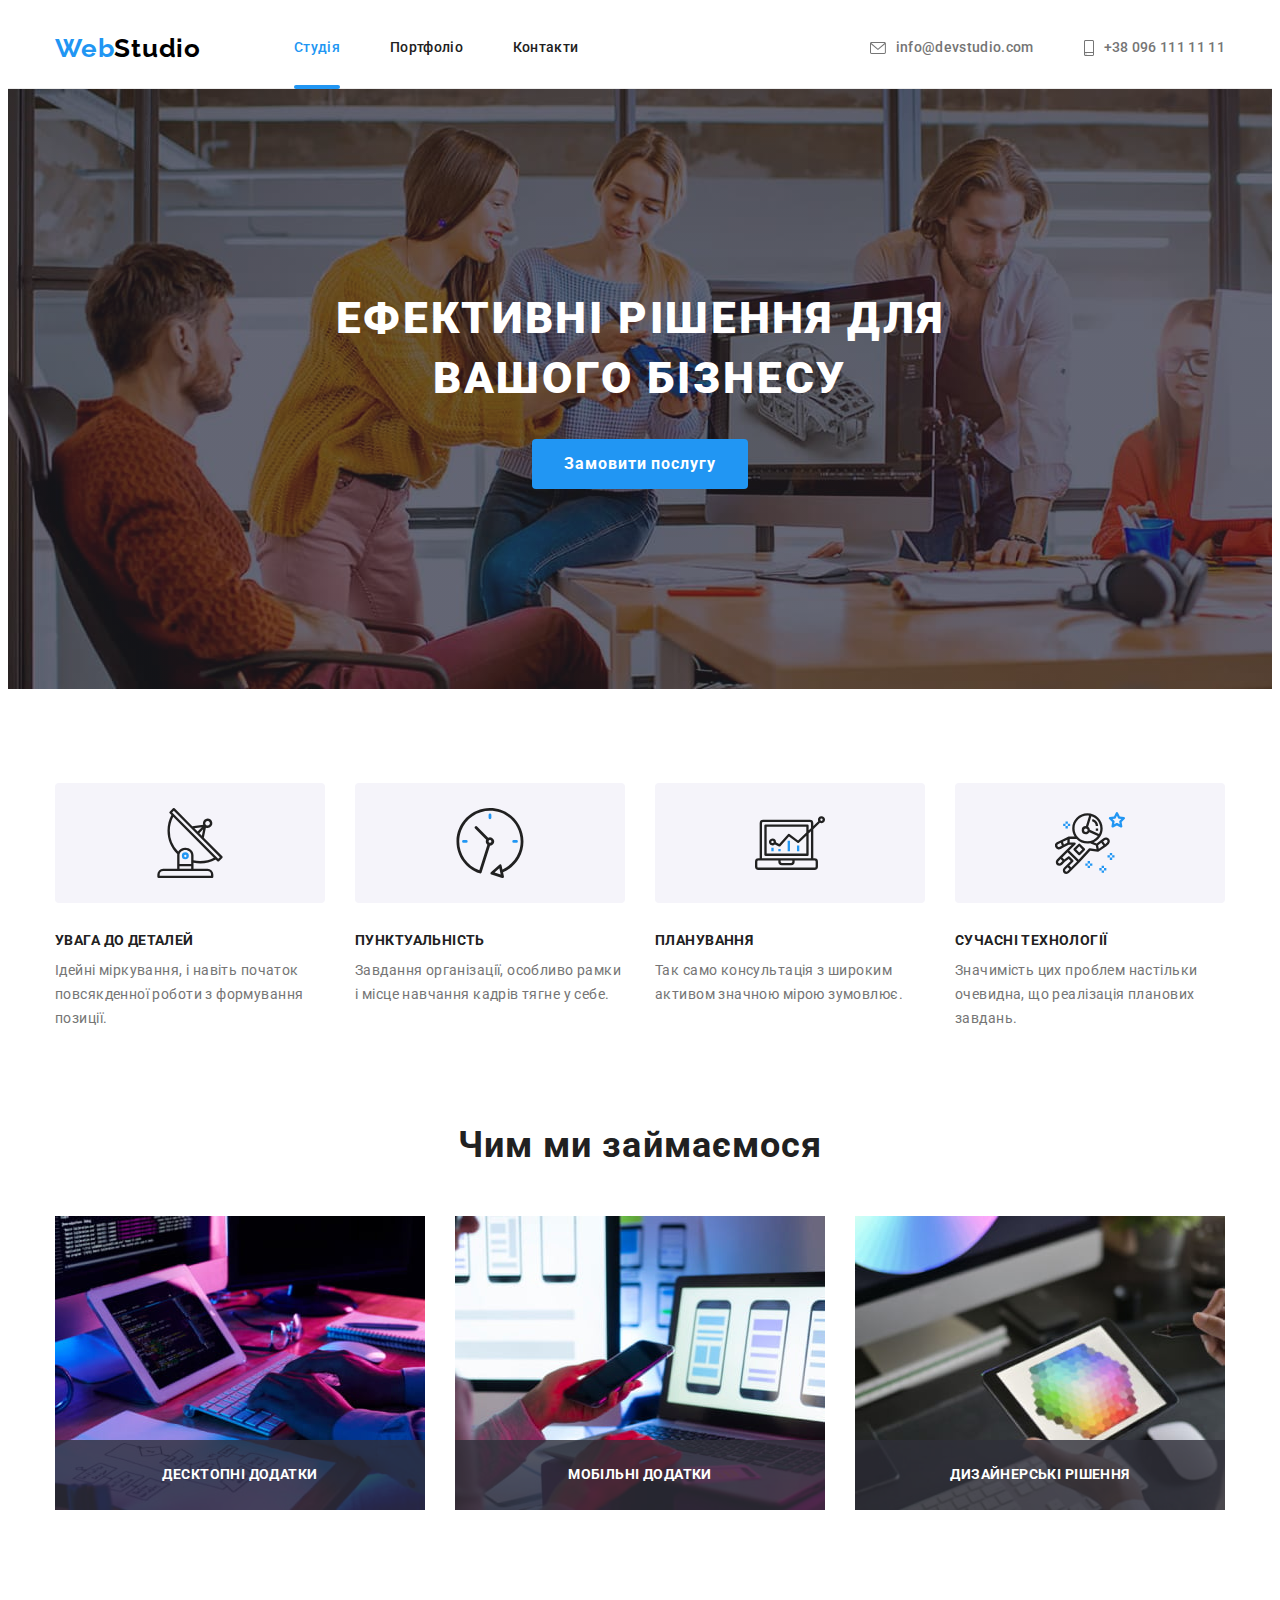
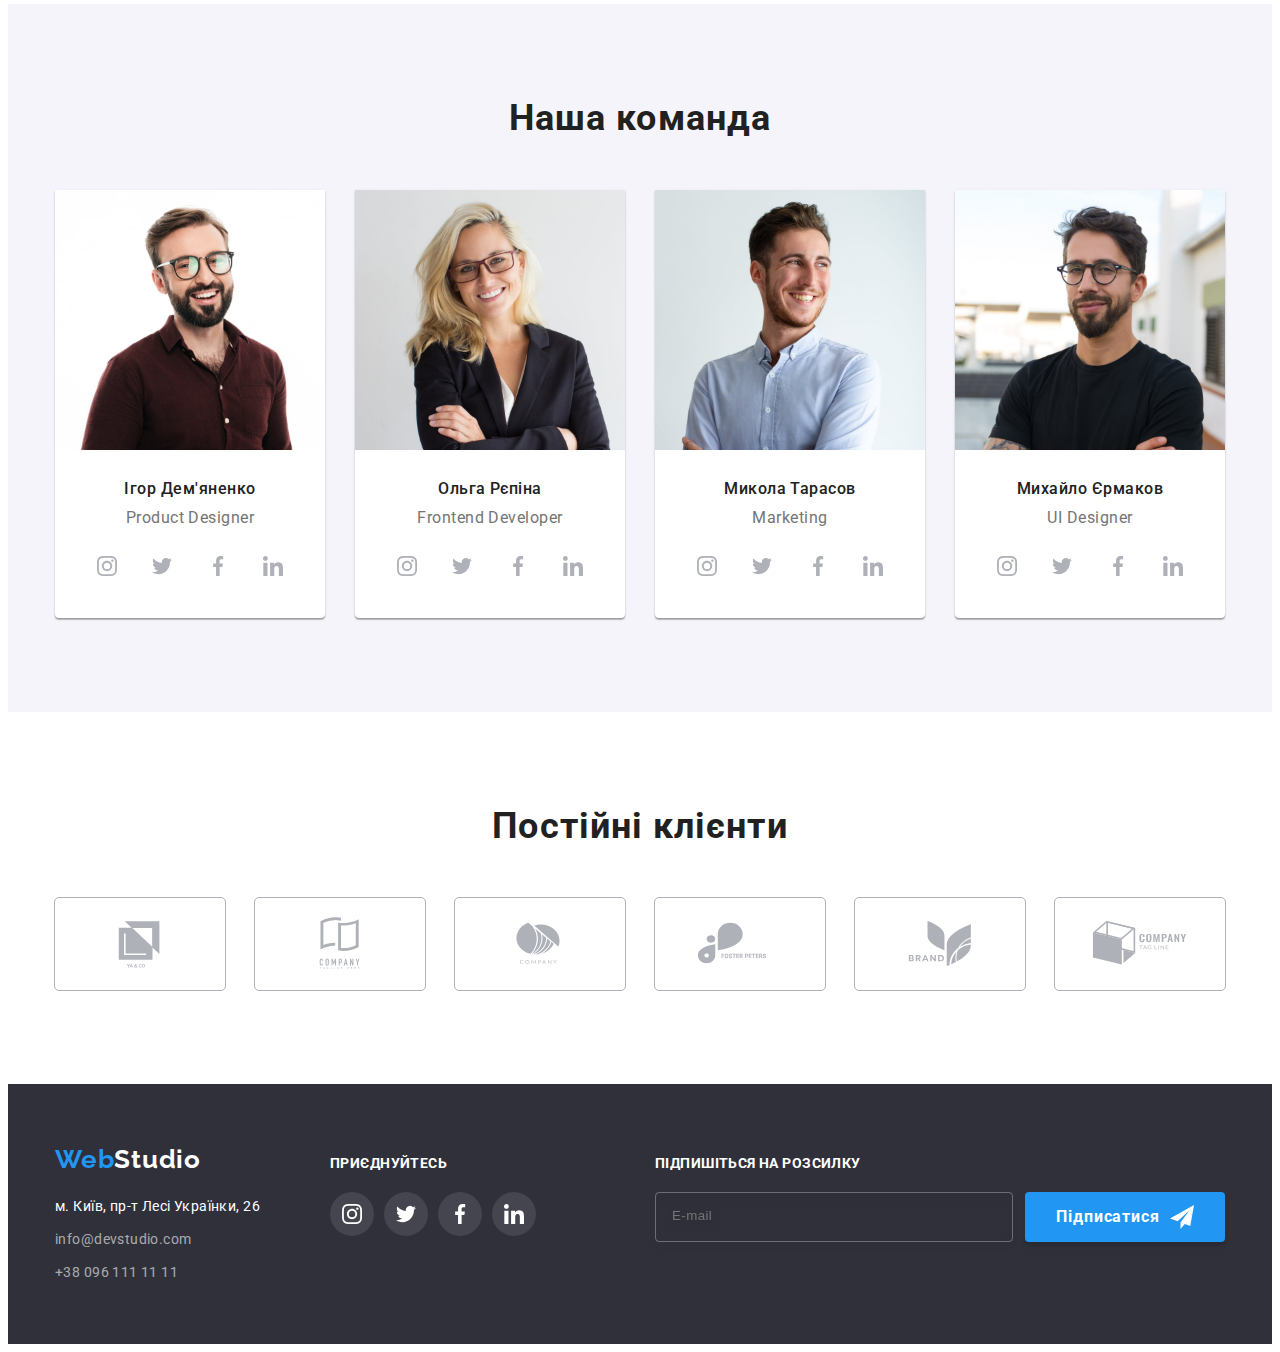
<file: index.html>
<!DOCTYPE html>
<html lang="uk">

<head>
  <meta charset="UTF-8" />
  <meta http-equiv="X-UA-Compatible" content="IE=edge" />
  <meta name="viewport" content="width=device-width, initial-scale=1.0" />
  <title>Web Studio</title>
  <link rel="preconnect" href="https://fonts.googleapis.com" />
  <link rel="preconnect" href="https://fonts.gstatic.com" crossorigin />
  <link href="https://fonts.googleapis.com/css2?family=Raleway:wght@700&family=Roboto:wght@400;500;700;900&display=swap"
    rel="stylesheet" />
  <link rel="stylesheet" href="https://cdnjs.cloudflare.com/ajax/libs/modern-normalize/1.1.0/modern-normalize.min.css"
    integrity="sha512-wpPYUAdjBVSE4KJnH1VR1HeZfpl1ub8YT/NKx4PuQ5NmX2tKuGu6U/JRp5y+Y8XG2tV+wKQpNHVUX03MfMFn9Q=="
    crossorigin="anonymous" referrerpolicy="no-referrer" />
  <link rel="stylesheet" href="./css/styles.css" />
</head>
<body>
  <header class="header">
    <div class="container">
      <nav class="site-nav">
        <a class="logo" href="./index.html">Web<span class="studio-in-logo">Studio</span></a>
        <ul class="site-nav-list">
          <li class="item-nav"><a href="./index.html" class="link current">Студія</a></li>
          <li class="item-nav"><a href="./portfolio.html" class="link">Портфоліо</a></li>
          <li class="item-nav"><a href="#" class="link">Контакти</a></li>
        </ul>
        <ul class="contacts-header-list">
          <li class="item-nav">
            <a href="mailto:info@devstudio.com" class="contacts-header">
              <svg class="envelope" width="16" height="12">
                <use href="./images/icons.svg#icon-envelope"></use>
              </svg>
              info@devstudio.com</a>
          </li>
          <li class="item-nav">
            <a href="tel:+380961111111" class="contacts-header"><svg class="smartphone" width="10" height="16">
                <use href="./images/icons.svg#icon-smartphone"></use>
              </svg>+38 096 111 11 11</a>
          </li>
        </ul>
      </nav>
    </div>
  </header>
  <main>
    <!-- Герой -->
    <section class="hero">
      <div class="container">
        <h1 class="hero-title">Ефективні рішення для вашого бізнесу</h1>
        <button data-modal-open type="button" class="button-main">Замовити послугу</button>
      </div>
    </section>
    <!-- Чому ми? -->
    <section class="section">
      <div class="container">
        <h2 class="hidden">Чому ми?</h2>
        <ul class="preferences">
          <li class="item-preferences">
            <div class="item-bckg-preferences">
              <svg width="70" height="70">
                <use href="./images/icons.svg#icon-antenna-1"></use>
              </svg>
            </div>
            <h3 class="section-preferences-title">Увага до деталей</h3>
            <p class="section-preferences-paragraph">
              Ідейні міркування, і навіть початок повсякденної роботи з формування позиції.
            </p>
          </li>
          <li class="item-preferences">
            <div class="item-bckg-preferences">
              <svg width="70" height="70">
                <use href="./images/icons.svg#icon-clock-1"></use>
              </svg>
            </div>
            <h3 class="section-preferences-title">Пунктуальність</h3>
            <p class="section-preferences-paragraph">
              Завдання організації, особливо рамки і місце навчання кадрів тягне у себе.
            </p>
          </li>
          <li class="item-preferences">
            <div class="item-bckg-preferences">
              <svg width="70" height="70">
                <use href="./images/icons.svg#icon-diagram-1"></use>
              </svg>
            </div>
            <h3 class="section-preferences-title">Планування</h3>
            <p class="section-preferences-paragraph">
              Так само консультація з широким активом значною мірою зумовлює.
            </p>
          </li>
          <li class="item-preferences">
            <div class="item-bckg-preferences">
              <svg width="70" height="70">
                <use href="./images/icons.svg#icon-astronaut-1"></use>
              </svg>
            </div>
            <h3 class="section-preferences-title">Сучасні технології</h3>
            <p class="section-preferences-paragraph">
              Значимість цих проблем настільки очевидна, що реалізація планових завдань.
            </p>
          </li>
        </ul>
      </div>
    </section>
    <!-- Чим ми займаємося -->
    <section class="section what-we-do">
      <div class="container">
        <h2 class="what-we-do-title">Чим ми займаємося</h2>
        <ul class="what-we-do-pics">
          <li class="pic">
            <img src="./images/close-up-image-programer-working-his-desk-office.jpg" alt="Робота програміста"
              width="370" height="294" />
            <div class="pic-overlay">
              <p class="pic-overlay-text">Десктопні додатки</p>
            </div>
          </li>
          <li class="pic">
            <img
              src="./images/web-ui-designers-are-developing-application-smartphones-team-creators-is-working-interface-mobile-phones.jpg"
              alt="Робочий інтерфейс мобільних телефонів" width="370" height="294" />
            <div class="pic-overlay">
              <p class="pic-overlay-text">Мобільні додатки</p>
            </div>
          </li>
          <li class="pic">
            <img src="./images/creative-artist-web-design-with-working-colour-selection-graphic-tablet.jpg"
              alt="Вибір кольору на планшеті" width="370" height="294" />
            <div class="pic-overlay">
              <p class="pic-overlay-text">Дизайнерські рішення</p>
            </div>
          </li>
        </ul>
      </div>
    </section>
    <!-- Наша команда -->
    <section class="section comand">
      <div class="container">
        <h2 class="section-comand-title">Наша команда</h2>
        <ul class="persons-list">
          <li class="person-list-item">
            <article class="card">
              <div class="card-thumb">
                <img class="card-image" src="./images/ihor-demyanenko.jpg" alt="Ігор Дем'яненко" width="270"
                  height="260" />
              </div>
              <div class="card-content">
                <h3 class="person-name">Ігор Дем'яненко</h3>
                <p class="person-position">Product Designer</p>

                <ul class="social-networks">
                  <li>
                    <a class="social-network-icon-bg" href="" aria-label="Instagram icon">
                      <svg class="social-network-icon">
                        <use href="./images/icons.svg#icon-instagram-2"></use>
                      </svg>
                    </a>
                  </li>
                  <li>
                    <a class="social-network-icon-bg" href="" aria-label="Twitter icon">
                      <svg class="social-network-icon">
                        <use href="./images/icons.svg#icon-twitter-1"></use>
                      </svg>
                    </a>
                  </li>
                  <li>
                    <a class="social-network-icon-bg" href="" aria-label="Facebook icon">
                      <svg class="social-network-icon">
                        <use href="./images/icons.svg#icon-facebook-1"></use>
                      </svg>
                    </a>
                  </li>
                  <li>
                    <a class="social-network-icon-bg" href="" aria-label="LinkedIN icon">
                      <svg class="social-network-icon">
                        <use href="./images/icons.svg#icon-linkedin-1"></use>
                      </svg>
                    </a>
                  </li>
                </ul>
              </div>
            </article>
          </li>
          <li class="person-list-item">
            <article class="card">
              <div class="card-thumb">
                <img class="card-image" src="./images/olha-repina.jpg" alt="Ольга Рєпіна" width="270" height="260" />
              </div>
              <div class="card-content">
                <h3 class="person-name">Ольга Рєпіна</h3>
                <p class="person-position">Frontend Developer</p>
                <ul class="social-networks">
                  <li>
                    <a class="social-network-icon-bg" href="" aria-label="Instagram icon">
                      <svg class="social-network-icon">
                        <use href="./images/icons.svg#icon-instagram-2"></use>
                      </svg>
                    </a>
                  </li>
                  <li>
                    <a class="social-network-icon-bg" href="" aria-label="Twitter icon">
                      <svg class="social-network-icon">
                        <use href="./images/icons.svg#icon-twitter-1"></use>
                      </svg>
                    </a>
                  </li>
                  <li>
                    <a class="social-network-icon-bg" href="" aria-label="Facebook icon">
                      <svg class="social-network-icon">
                        <use href="./images/icons.svg#icon-facebook-1"></use>
                      </svg>
                    </a>
                  </li>
                  <li>
                    <a class="social-network-icon-bg" href="" aria-label="LinkedIN icon">
                      <svg class="social-network-icon">
                        <use href="./images/icons.svg#icon-linkedin-1"></use>
                      </svg>
                    </a>
                  </li>
                </ul>
              </div>
            </article>
          </li>
          <li class="person-list-item">
            <article class="card">
              <div class="card-thumb">
                <img class="card-image" src="./images/mykola-tarasov.jpg" alt="Микола Тарасов" width="270"
                  height="260" />
              </div>
              <div class="card-content">
                <h3 class="person-name">Микола Тарасов</h3>
                <p class="person-position">Marketing</p>
                <ul class="social-networks">
                  <li>
                    <a class="social-network-icon-bg" href="" aria-label="Instagram icon">
                      <svg class="social-network-icon">
                        <use href="./images/icons.svg#icon-instagram-2"></use>
                      </svg>
                    </a>
                  </li>
                  <li>
                    <a class="social-network-icon-bg" href="" aria-label="Twitter icon">
                      <svg class="social-network-icon">
                        <use href="./images/icons.svg#icon-twitter-1"></use>
                      </svg>
                    </a>
                  </li>
                  <li>
                    <a class="social-network-icon-bg" href="" aria-label="Facebook icon">
                      <svg class="social-network-icon">
                        <use href="./images/icons.svg#icon-facebook-1"></use>
                      </svg>
                    </a>
                  </li>
                  <li>
                    <a class="social-network-icon-bg" href="" aria-label="LinkedIN icon">
                      <svg class="social-network-icon">
                        <use href="./images/icons.svg#icon-linkedin-1"></use>
                      </svg>
                    </a>
                  </li>
                </ul>
              </div>
            </article>
          </li>
          <li class="person-list-item">
            <article class="card">
              <div class="card-thumb">
                <img class="card-image" src="./images/mykhailo-yermakov.jpg" alt="Михайло Єрмаков" width="270"
                  height="260" />
              </div>
              <div class="card-content">
                <h3 class="person-name">Михайло Єрмаков</h3>
                <p class="person-position">UI Designer</p>
                <ul class="social-networks">
                  <li>
                    <a class="social-network-icon-bg" href="" aria-label="Instagram icon">
                      <svg class="social-network-icon">
                        <use href="./images/icons.svg#icon-instagram-2"></use>
                      </svg>
                    </a>
                  </li>
                  <li>
                    <a class="social-network-icon-bg" href="" aria-label="Twitter icon">
                      <svg class="social-network-icon">
                        <use href="./images/icons.svg#icon-twitter-1"></use>
                      </svg>
                    </a>
                  </li>
                  <li>
                    <a class="social-network-icon-bg" href="" aria-label="Facebook icon">
                      <svg class="social-network-icon">
                        <use href="./images/icons.svg#icon-facebook-1"></use>
                      </svg>
                    </a>
                  </li>
                  <li>
                    <a class="social-network-icon-bg" href="" aria-label="LinkedIN icon">
                      <svg class="social-network-icon">
                        <use href="./images/icons.svg#icon-linkedin-1"></use>
                      </svg>
                    </a>
                  </li>
                </ul>
              </div>
            </article>
          </li>
        </ul>
      </div>
    </section>
  </main>
  <!-- постійні клієнти -->
  <section class="section">
    <div class="container">
      <h2 class="clients">Постійні клієнти</h2>
      <ul class="clients-list">
        <li>
          <a class="client-logo-border" href="" aria-label="Client 1 logo">
            <svg class="client-logo">
              <use href="./images/icons.svg#icon-client1-logo"></use>
            </svg>
          </a>
        </li>
        <li>
          <a class="client-logo-border" href="" aria-label="Client 2 logo">
            <svg class="client-logo">
              <use href="./images/icons.svg#icon-client2-logo"></use>
            </svg>
          </a>
        </li>
        <li>
          <a class="client-logo-border" href="" aria-label="Client 3 logo">
            <svg class="client-logo">
              <use href="./images/icons.svg#icon-client3-logo"></use>
            </svg>
          </a>
        </li>
        <li>
          <a class="client-logo-border" href="" aria-label="Client 4 logo">
            <svg class="client-logo">
              <use href="./images/icons.svg#icon-client4-logo"></use>
            </svg>
          </a>
        </li>
        <li>
          <a class="client-logo-border" href="" aria-label="Client 5 logo">
            <svg class="client-logo">
              <use href="./images/icons.svg#icon-client5-logo"></use>
            </svg>
          </a>
        </li>
        <li>
          <a class="client-logo-border" href="" aria-label="Client 6 logo">
            <svg class="client-logo">
              <use href="./images/icons.svg#icon-client6-logo"></use>
            </svg>
          </a>
        </li>
      </ul>
    </div>
  </section>
  <!-- footer -->
  <footer>
    <div class="container">
      <div>
        <a href="./index.html" class="logo">Web<span class="studio-in-logo">Studio</span></a>
        <address>
          <ul class="adress">
            <li>
              <a href="https://goo.gl/maps/iofiTU59HQpdBfTx5" rel="noopener norefferer nofollow" target="blank"
                class="address-link">м. Київ, пр-т Лесі Українки, 26
              </a>
            </li>
            <li>
              <a href="mailto:info@devstudio.com" class="address-mail">info@devstudio.com</a>
            </li>
            <li>
              <a href="tel:+380961111111" class="address-tel">+38 096 111 11 11</a>
            </li>
          </ul>
        </address>
      </div>
      <div class="social">
        <p>Приєднуйтесь</p>
        <ul class="social-networks-footer">
          <li class="social-networks-footer-link">
            <a class="social-network-icon-bg-footer" href="" aria-label="Instagram icon">
              <svg class="social-network-icon-footer">
                <use href="./images/icons.svg#icon-instagram-2"></use>
              </svg>
            </a>
          </li>
          <li class="social-networks-footer-link">
            <a class="social-network-icon-bg-footer" href="" aria-label="Twitter icon">
              <svg class="social-network-icon-footer">
                <use href="./images/icons.svg#icon-twitter-1"></use>
              </svg>
            </a>
          </li>
          <li class="social-networks-footer-link">
            <a class="social-network-icon-bg-footer" href="" aria-label="Facebook icon">
              <svg class="social-network-icon-footer">
                <use href="./images/icons.svg#icon-facebook-1"></use>
              </svg>
            </a>
          </li>
          <li class="social-networks-footer-link">
            <a class="social-network-icon-bg-footer" href="" aria-label="LinkedIN icon">
              <svg class="social-network-icon-footer">
                <use href="./images/icons.svg#icon-linkedin-1"></use>
              </svg>
            </a>
          </li>
        </ul>
      </div>
      <div class="email-imput">
        <p>Підпишіться на розсилку</p>
        <form class="email-imput-form" name="email" autocomplete="on" novalidate>
          <label>
            <input class="email-imput-box" type="email" name="email" placeholder="E-mail" />
          </label>
          <button class="btn-send-email" type="submit">Підписатися
            <svg class="send-icon" width="24" height="24">
              <use href="./images/icons.svg#send-icon"></use>
            </svg>
          </button>
        </form>
      </div>
    </div>
  </footer>
  <!-- Модалка -->
  <div class="backdrop is-hidden" data-modal>
    <div class="modal">
      <button class="button-close" data-modal-close>
        <svg class="close-icon" width="11px" height="11px">
          <use href="./images/icons.svg#close"></use>
        </svg>
      </button>
      <p class="title-modal">Залиште свої дані, ми вам передзвонимо</p>
      <form class="enter-your-data" autocomplete="off">
        <label class="form-field">
          <span class="form-label">Ім'я</span>
          <input type="text" class="form-input" name="name" placeholder=" " />
          <svg class="icon-form" width="18" height="18">
            <use href="./images/icons.svg#icon-name-form"></use>
          </svg>
        </label>
        <label class="form-field">
          <span class="form-label">Телефон</span>
          <input type="tel" class="form-input" name="tel" placeholder=" " />
          <svg class="icon-form" width="18" height="18">
            <use href="./images/icons.svg#icon-phone-form"></use>
          </svg>
        </label>
        <label class="form-field">
          <span class="form-label">Пошта</span>
          <input type="email" class="form-input" name="mail" placeholder=" " />
          <svg class="icon-form" width="18" height="18">
            <use href="./images/icons.svg#icon-envelope-form"></use>
          </svg>
        </label>
        <label class="form-field">
          <span class="form-label">Коментар</span>
          <textarea name="comment" class="form-input comments" rows="5" placeholder="Введіть текст"></textarea>
        </label>
        <label class="checkbox-label">
          <input class="checkbox" type="checkbox" name="checkbox" value="agreement" />
          <span class="checkbox-icon"></span>
          <span class="checkbox-text">Погоджуюся з розсилкою та приймаю</span>
          <a class="checkbox-text contract" href="#">Умови договору</a>
        </label>
        <button class="btn-submit" type="submit">Відправити</button>
      </form>
    </div>
  </div>
  <script src="./js/modal.js"></script>
</body>
</html>
</file>
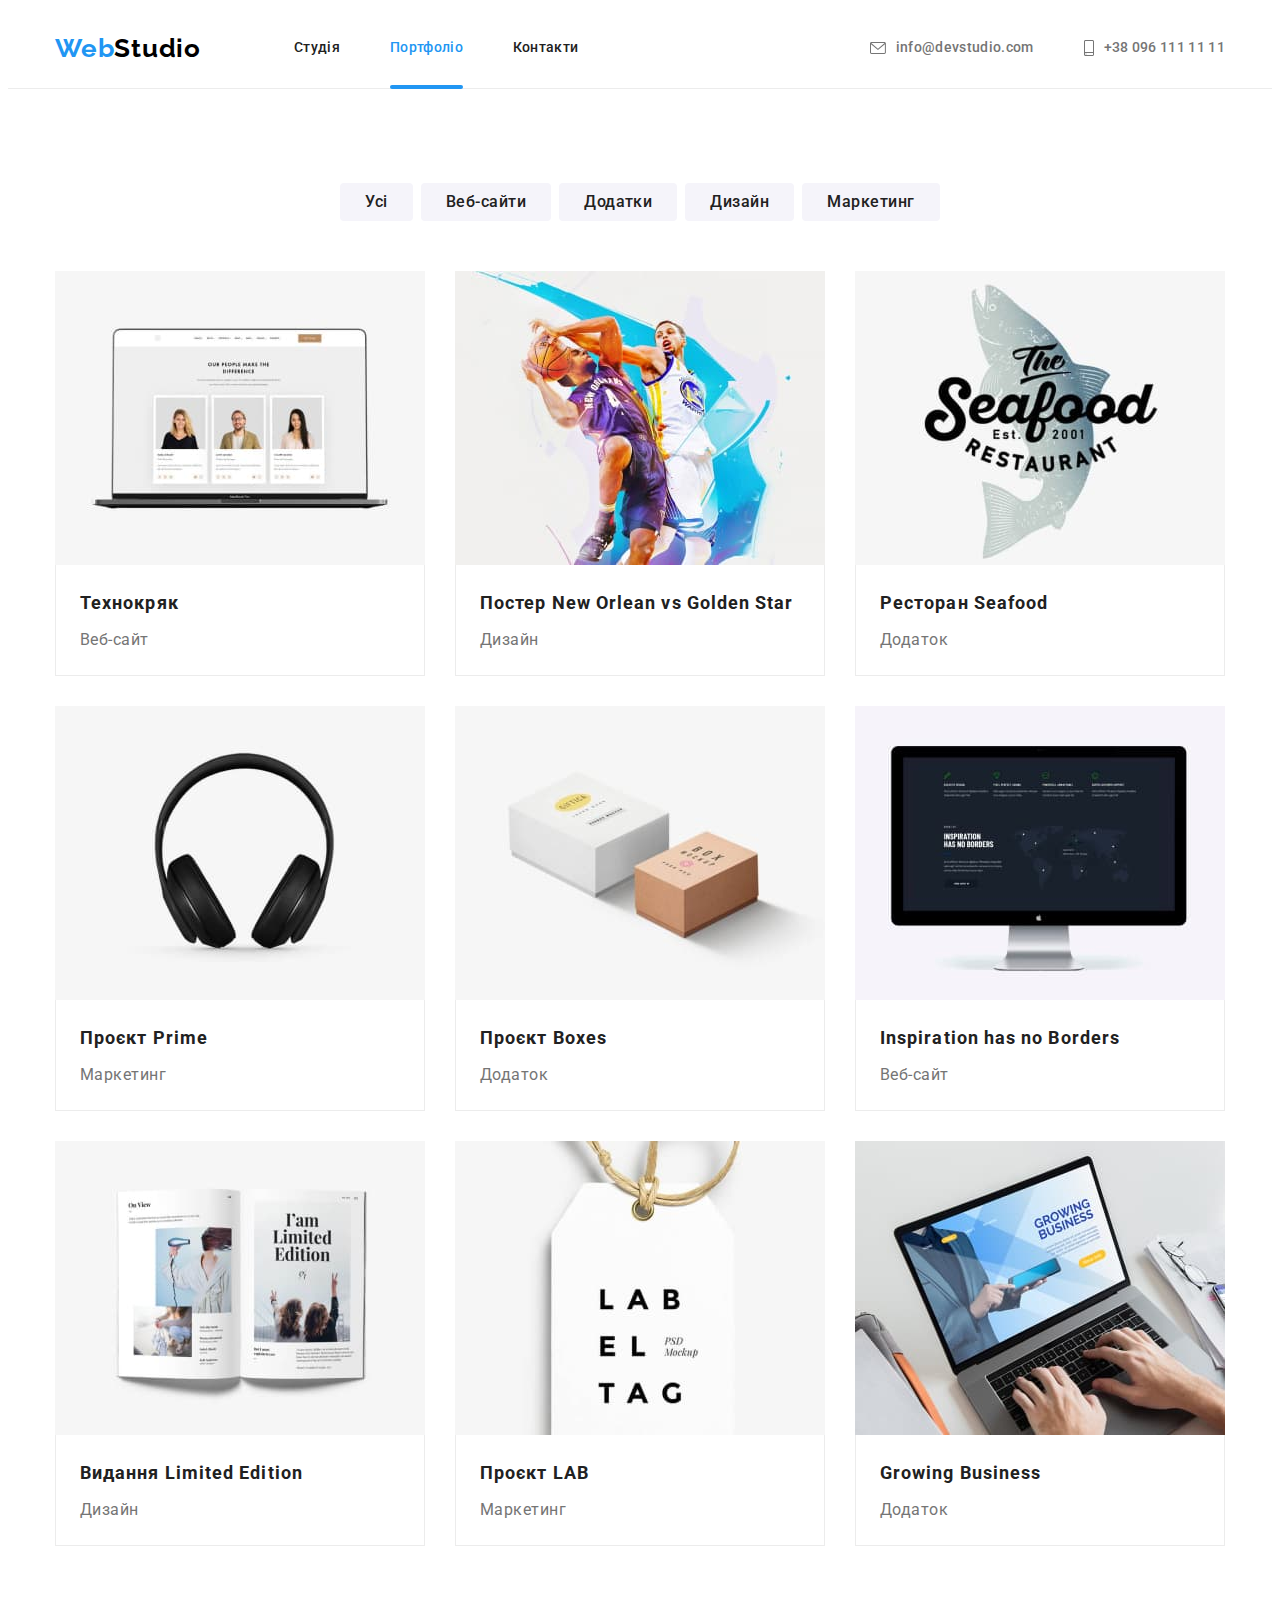
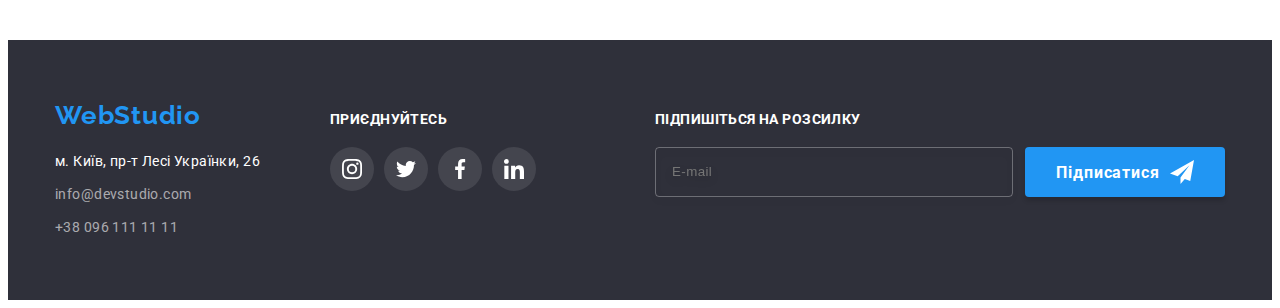
<file: portfolio.html>
<!DOCTYPE html>
<html lang="uk">

<head>
  <meta charset="UTF-8" />
  <meta http-equiv="X-UA-Compatible" content="IE=edge" />
  <meta name="viewport" content="width=device-width, initial-scale=1.0" />
  <title>Web Studio</title>
  <link rel="preconnect" href="https://fonts.googleapis.com" />
  <link rel="preconnect" href="https://fonts.gstatic.com" crossorigin />
  <link href="https://fonts.googleapis.com/css2?family=Raleway:wght@700&family=Roboto:wght@400;500;700;900&display=swap"
    rel="stylesheet" />

  <link rel="stylesheet" href="https://cdnjs.cloudflare.com/ajax/libs/modern-normalize/1.1.0/modern-normalize.min.css"
    integrity="sha512-wpPYUAdjBVSE4KJnH1VR1HeZfpl1ub8YT/NKx4PuQ5NmX2tKuGu6U/JRp5y+Y8XG2tV+wKQpNHVUX03MfMFn9Q=="
    crossorigin="anonymous" referrerpolicy="no-referrer" />

  <link rel="stylesheet" href="./css/styles.css" />
</head>

<body>
  <header class="header">
    <div class="container">
      <nav class="site-nav">
        <a class="logo" href="./index.html">Web<span class="studio-in-logo">Studio</span></a>
        <ul class="site-nav-list">
          <li class="item-nav"><a href="./index.html" class="link">Студія</a></li>
          <li class="item-nav"><a href="./portfolio.html" class="link current">Портфоліо</a></li>
          <li class="item-nav"><a href="#" class="link">Контакти</a></li>
        </ul>

        <ul class="contacts-header-list">
          <li class="item-nav">
            <a href="mailto:info@devstudio.com" class="contacts-header">
              <svg class="envelope" width="16" height="12">
                <use href="./images/icons.svg#icon-envelope"></use>
              </svg>info@devstudio.com
            </a>
          </li>
          <li class="item-nav">
            <a href="tel:+380961111111" class="contacts-header"><svg class="smartphone" width="10" height="16">
                <use href="./images/icons.svg#icon-smartphone"></use>
              </svg>+38 096 111 11 11
            </a>
          </li>
        </ul>
      </nav>
    </div>
  </header>

  <main>
    <!-- Наши работы -->
    <section class="section">
      <div class="container">
        <h1 class="hidden">Наши работы</h1>

        <ul class="buttons">
          <li class="button-filter">
            <button type="button" class="button-filter-content">Усі</button>
          </li>
          <li class="button-filter">
            <button type="button" class="button-filter-content">Веб-сайти</button>
          </li>
          <li class="button-filter">
            <button type="button" class="button-filter-content">Додатки</button>
          </li>
          <li class="button-filter">
            <button type="button" class="button-filter-content">Дизайн</button>
          </li>
          <li class="button-filter">
            <button type="button" class="button-filter-content">Маркетинг</button>
          </li>
        </ul>
      </div>
      <div class="container">
        <ul class="portfolio">
          <li class="item">
            <a class="link-portfolio" href="#">
              <div class="portfolio-card-thumb">
                <img src="./images/portfolio1.jpg" alt="Технокряк" width="370" height="294" />
                <div class="portfolio-card-overlay">
                  <p class="overlay-text">
                    Ресурс пропонує комплексні пропозиції з різним рівнем функціоналу та сервісів.
                    Все це дозволить відвідувачу отримати вичерпні відомості про компанію чи
                    приватну особу.
                  </p>
                </div>
              </div>
              <div class="card-content-potfolio">
                <h2 class="title-portfolio">Технокряк</h2>
                <p class="paragraph-portfolio">Веб-сайт</p>
              </div>
            </a>
          </li>
          <li class="item">
            <a class="link-portfolio" href="#">
              <div class="portfolio-card-thumb">
                <img src="./images/portfolio2.jpg" alt="Постер New Orlean vs Golden Star" width="370" height="294" />
                <div class="portfolio-card-overlay">
                  <p class="overlay-text">
                    Ресурс пропонує комплексні пропозиції з різним рівнем функціоналу та сервісів.
                    Все це дозволить відвідувачу отримати вичерпні відомості про компанію чи
                    приватну особу.
                  </p>
                </div>
              </div>
              <div class="card-content-potfolio">
                <h2 class="title-portfolio">Постер New Orlean vs Golden Star</h2>
                <p class="paragraph-portfolio">Дизайн</p>
              </div>
            </a>
          </li>
          <li class="item">
            <a class="link-portfolio" href="#">
              <div class="portfolio-card-thumb">
                <img src="./images/portfolio3.jpg" alt="Ресторан Seafood" width="370" height="294" />
                <div class="portfolio-card-overlay">
                  <p class="overlay-text">
                    Ресурс пропонує комплексні пропозиції з різним рівнем функціоналу та сервісів.
                    Все це дозволить відвідувачу отримати вичерпні відомості про компанію чи
                    приватну особу.
                  </p>
                </div>
              </div>
              <div class="card-content-potfolio">
                <h2 class="title-portfolio">Ресторан Seafood</h2>
                <p class="paragraph-portfolio">Додаток</p>
              </div>
            </a>
          </li>
          <li class="item">
            <a class="link-portfolio" href="#">
              <div class="portfolio-card-thumb">
                <img src="./images/portfolio4.jpg" alt="Проєкт Prime" width="370" height="294" />
                <div class="portfolio-card-overlay">
                  <p class="overlay-text">
                    Ресурс пропонує комплексні пропозиції з різним рівнем функціоналу та сервісів.
                    Все це дозволить відвідувачу отримати вичерпні відомості про компанію чи
                    приватну особу.
                  </p>
                </div>
              </div>
              <div class="card-content-potfolio">
                <h2 class="title-portfolio">Проєкт Prime</h2>
                <p class="paragraph-portfolio">Маркетинг</p>
              </div>
            </a>
          </li>
          <li class="item">
            <a class="link-portfolio" href="#">
              <div class="portfolio-card-thumb">
                <img src="./images/portfolio5.jpg" alt="Проєкт Boxes" width="370" height="294" />
                <div class="portfolio-card-overlay">
                  <p class="overlay-text">
                    Ресурс пропонує комплексні пропозиції з різним рівнем функціоналу та сервісів.
                    Все це дозволить відвідувачу отримати вичерпні відомості про компанію чи
                    приватну особу.
                  </p>
                </div>
              </div>
              <div class="card-content-potfolio">
                <h2 class="title-portfolio">Проєкт Boxes</h2>
                <p class="paragraph-portfolio">Додаток</p>
              </div>
            </a>
          </li>
          <li class="item">
            <a class="link-portfolio" href="#">
              <div class="portfolio-card-thumb">
                <img src="./images/portfolio6.jpg" alt="Inspiration has no Borders" width="370" height="294" />
                <div class="portfolio-card-overlay">
                  <p class="overlay-text">
                    Ресурс пропонує комплексні пропозиції з різним рівнем функціоналу та сервісів.
                    Все це дозволить відвідувачу отримати вичерпні відомості про компанію чи
                    приватну особу.
                  </p>
                </div>
              </div>
              <div class="card-content-potfolio">
                <h2 class="title-portfolio">Inspiration has no Borders</h2>
                <p class="paragraph-portfolio">Веб-сайт</p>
              </div>
            </a>
          </li>
          <li class="item">
            <a class="link-portfolio" href="#">
              <div class="portfolio-card-thumb">
                <img src="./images/portfolio7.jpg" alt="Видання Limited Edition" width="370" height="294" />
                <div class="portfolio-card-overlay">
                  <p class="overlay-text">
                    Ресурс пропонує комплексні пропозиції з різним рівнем функціоналу та сервісів.
                    Все це дозволить відвідувачу отримати вичерпні відомості про компанію чи
                    приватну особу.
                  </p>
                </div>
              </div>
              <div class="card-content-potfolio">
                <h2 class="title-portfolio">Видання Limited Edition</h2>
                <p class="paragraph-portfolio">Дизайн</p>
              </div>
            </a>
          </li>
          <li class="item">
            <a class="link-portfolio" href="#">
              <div class="portfolio-card-thumb">
                <img src="./images/portfolio8.jpg" alt="Проєкт LAB" width="370" height="294" />
                <div class="portfolio-card-overlay">
                  <p class="overlay-text">
                    Ресурс пропонує комплексні пропозиції з різним рівнем функціоналу та сервісів.
                    Все це дозволить відвідувачу отримати вичерпні відомості про компанію чи
                    приватну особу.
                  </p>
                </div>
              </div>
              <div class="card-content-potfolio">
                <h2 class="title-portfolio">Проєкт LAB</h2>
                <p class="paragraph-portfolio">Маркетинг</p>
              </div>
            </a>
          </li>
          <li class="item">
            <a class="link-portfolio" href="#">
              <div class="portfolio-card-thumb">
                <img src="./images/portfolio9.jpg" alt="Growing Business" width="370" height="294" />
                <div class="portfolio-card-overlay">
                  <p class="overlay-text">
                    Ресурс пропонує комплексні пропозиції з різним рівнем функціоналу та сервісів.
                    Все це дозволить відвідувачу отримати вичерпні відомості про компанію чи
                    приватну особу.
                  </p>
                </div>
              </div>
              <div class="card-content-potfolio">
                <h2 class="title-portfolio">Growing Business</h2>
                <p class="paragraph-portfolio">Додаток</p>
              </div>
            </a>
          </li>
        </ul>
      </div>
    </section>
  </main>
  <!-- footer -->
  <footer>
    <div class="container">
      <div>
        <a href="./index.html" class="logo">Web<span class="studio-in-logo--white">Studio</span></a>
        <address>
          <ul class="adress">
            <li>
              <a href="https://goo.gl/maps/iofiTU59HQpdBfTx5" rel="noopener norefferer nofollow" target="blank"
                class="address-link">м. Київ, пр-т Лесі Українки, 26
              </a>
            </li>
            <li>
              <a href="mailto:info@devstudio.com" class="address-mail">info@devstudio.com</a>
            </li>
            <li>
              <a href="tel:+380961111111" class="address-tel">+38 096 111 11 11</a>
            </li>
          </ul>
        </address>
      </div>
      <div class="social">
        <p>Приєднуйтесь</p>
        <ul class="social-networks-footer">
          <li class="social-networks-footer-link">
            <a class="social-network-icon-bg-footer" href="" aria-label="Instagram icon">
              <svg class="social-network-icon-footer">
                <use href="./images/icons.svg#icon-instagram-2"></use>
              </svg>
            </a>
          </li>
          <li class="social-networks-footer-link">
            <a class="social-network-icon-bg-footer" href="" aria-label="Twitter icon">
              <svg class="social-network-icon-footer" width="20" height="20">
                <use href="./images/icons.svg#icon-twitter-1"></use>
              </svg>
            </a>
          </li>
          <li class="social-networks-footer-link">
            <a class="social-network-icon-bg-footer" href="" aria-label="Facebook icon">
              <svg class="social-network-icon-footer">
                <use href="./images/icons.svg#icon-facebook-1"></use>
              </svg>
            </a>
          </li>
          <li class="social-networks-footer-link">
            <a class="social-network-icon-bg-footer" href="" aria-label="LinkedIN icon">
              <svg class="social-network-icon-footer">
                <use href="./images/icons.svg#icon-linkedin-1"></use>
              </svg>
            </a>
          </li>
        </ul>
      </div>
      <div class="email-imput">
        <p>Підпишіться на розсилку</p>
        <form class="email-imput-form" name="email" autocomplete="on" novalidate>
          <label>
            <input class="email-imput-box" type="email" name="email" placeholder="E-mail" />
          </label>
          <button class="btn-send-email" type="submit">Підписатися
            <svg class="send-icon" width="24" height="24">
              <use href="./images/icons.svg#send-icon"></use>
            </svg>
          </button>
        </form>
      </div>
    </div>
  </footer>
</body>

</html>
</file>
<file: css/styles.css>
html {
  box-sizing: border-box;
}

*,
*::before,
*::after {
  box-sizing: inherit;
}

:root {
  --title-text-color: #212121;
  --accent-color: #2196f3;
  --white-color: #ffffff;
  --primary-bg-color: #ffffff;
  --primary-text-color: #757575;
  --footer-adress-text-color: rgba(255, 255, 255, 0.6);
  --foorter-hero-bg-color: #2f303a;
  --section-comand-bg-color: #f5f4fa;
  --button-filter-non-active-color: #f5f4fa;
  --button-filter-active-color: #2196f3;
  --button-main-active-color: #188ce8;
  --border-color: #ececec;
  --icon-color: #afb1b8;

  --card-set-gap: 30px;
  --card-shadow: 0px 1px 3px rgba(0, 0, 0, 0.12), 0px 1px 1px rgba(0, 0, 0, 0.14),
    0px 2px 1px rgba(0, 0, 0, 0.2);
  --button-filter-shadow: 0px 3px 1px rgba(0, 0, 0, 0.1), 0px 1px 2px rgba(0, 0, 0, 0.08),
    0px 2px 2px rgba(0, 0, 0, 0.12);
  --portfolio-card-shadow: 0px 1px 1px rgba(0, 0, 0, 0.12), 0px 4px 4px rgba(0, 0, 0, 0.06),
    1px 4px 6px rgba(0, 0, 0, 0.16);

  --timing-function: cubic-bezier(0.4, 0, 0.2, 1);
}

body {
  font-family: Roboto, sans-serif;
  color: var(--primary-text-color);
  background-color: var(--primary-bg-color);
  letter-spacing: 0.02em;
}

a {
  text-decoration: none;
}
img {
  display: block;
  max-width: 100%;
  height: auto;
}

ul,
h1,
h2,
h3,
p {
  list-style: none;
  padding: 0;
  margin: 0;
}
/* Хедер */

.header {
  border-bottom: 1px solid var(--border-color);
}
header .logo {
  color: var(--accent-color);
  font-family: Raleway;
  font-weight: 700;
  font-size: 26px;
  line-height: 1.19;
  letter-spacing: 0.03em;
}

header .studio-in-logo {
  color: #000000;
}

.container {
  margin-left: auto;
  margin-right: auto;
  padding-left: 15px;
  padding-right: 15px;
  width: 1200px;
  text-align: center;
  /* outline: 2px solid var(--accent-color); */
}

/* Site nav */

.site-nav {
  display: flex;
  align-items: center;
}
.site-nav-list {
  display: flex;
  margin-left: 93px;
}

.site-nav .item-nav:not(:last-child) {
  margin-right: 50px;
}

.site-nav-list .link {
  position: relative;
}

.site-nav-list .current::after {
  content: '';

  position: absolute;
  left: 0;
  bottom: -1px;

  display: block;
  width: 100%;
  height: 4px;
  background-color: var(--accent-color);
  border-radius: 2px;
}

.site-nav .link {
  display: block;
  padding-top: 32px;
  padding-bottom: 32px;

  color: var(--title-text-color);
  font-weight: 500;
  font-size: 14px;
  line-height: 1.14;

  transition: color 250ms var(--timing-function);
}

.site-nav .link.current {
  color: var(--accent-color);
}

.site-nav .link:hover,
.site-nav .link:focus {
  color: var(--accent-color);
}
.contacts-header-list {
  display: flex;
  margin-left: auto;
}
/* .contacts-header-list > .item {
  align-items: center;
} */
/* .contacts-header-list .item + .item {
  margin-left: 0px;
} */

.contacts-header {
  color: var(--primary-text-color);
  font-weight: 500;
  font-size: 14px;
  line-height: 1.14;
  fill: var(--primary-text-color);
  display: flex;
  align-items: center;
  padding-inline-start: 0px;

  transition: color 250ms var(--timing-function);
}
.contacts-header:hover,
.contacts-header:focus {
  color: var(--accent-color);
  fill: var(--accent-color);
}

.envelope,
.smartphone {
  margin-right: 10px;
}

/* Hero */

.hero {
  background-color: var(--foorter-hero-bg-color);
  max-width: 1600px;
  height: 600px;
  background-image: linear-gradient(to right, rgba(47, 48, 58, 0.4), rgba(47, 48, 58, 0.4)),
    url(../images/hero-bckg.jpg);
  margin-left: auto;
  margin-right: auto;
}

.hero-title {
  color: var(--white-color);
  font-weight: 900;
  font-size: 44px;
  line-height: 1.36;
  letter-spacing: 0.06em;
  text-transform: uppercase;

  margin-left: auto;
  margin-right: auto;
  width: 696px;
  margin-bottom: 30px;
  padding-top: 200px;
}

/* buttons */

.button-main {
  color: var(--white-color);
  background-color: var(--accent-color);
  font-family: inherit;
  font-weight: 700;
  font-size: 16px;
  line-height: 1.87;
  letter-spacing: 0.06em;
  cursor: pointer;
  border-radius: 4px;
  padding: 10px 32px;
  min-width: 216px;
  min-height: 50px;
  border: none;

  transition: background-color 250ms var(--timing-function);
}
.button-main:hover,
.button-main:focus {
  background-color: var(--button-main-active-color);
}

.buttons {
  display: flex;
  justify-content: center;
  margin-bottom: 50px;
}
.button-filter-content {
  border-radius: 4px;
}

.button-filter:not(:last-child) {
  display: block;
  margin-right: 8px;
}
.button-filter-content {
  color: var(--title-text-color);
  background-color: var(--button-filter-non-active-color);
  font-family: inherit;
  font-weight: 500;
  font-size: 16px;
  line-height: 1.62;
  letter-spacing: 0.03em;
  cursor: pointer;
  border: none;
  padding: 6px 22px;

  transition: box-shadow 250ms var(--timing-function), color 250ms var(--timing-function),
    background-color 250ms var(--timing-function);
}
.button-filter-content:first-child {
  padding: 6px 25px;
}
.button-filter-content:hover,
.button-filter-content:focus {
  color: var(--white-color);
  background-color: var(--accent-color);
  box-shadow: var(--button-filter-shadow);
}

/* Sections */
.hidden {
  position: absolute;
  width: 1px;
  height: 1px;
  margin: -1px;
  border: 0;
  padding: 0;

  white-space: nowrap;
  clip-path: inset(100%);
  clip: rect(0 0 0 0);
  overflow: hidden;
}
.section {
  padding-top: 94px;
  padding-bottom: 94px;
}

.preferences {
  display: flex;
}

.preferences .item-preferences {
  width: 270px;
  text-align: left;
}
.preferences .item-preferences:not(:last-child) {
  margin-right: var(--card-set-gap);
}

.section-preferences-title {
  color: var(--title-text-color);
  font-weight: 700;
  font-size: 14px;
  line-height: 1.14;
  letter-spacing: 0.03em;
  text-transform: uppercase;
  margin-bottom: 10px;
  margin-top: 30px;
}

.section-preferences-paragraph {
  font-size: 14px;
  line-height: 1.71;
  letter-spacing: 0.03em;
}

.item-bckg-preferences {
  width: 270px;
  height: 120px;
  background-color: var(--section-comand-bg-color);
  display: flex;
  justify-content: center;
  align-items: center;
  border-radius: 4px;
}
/* Чим ми займаємося */
.what-we-do {
  padding-bottom: 94px;
}

.what-we-do-pics {
  display: flex;
  justify-content: center;
}

.what-we-do-pics .pic:not(:last-child) {
  margin-right: var(--card-set-gap);
}

.what-we-do-title,
.section-comand-title,
.clients {
  color: var(--title-text-color);
  font-weight: 700;
  font-size: 36px;
  line-height: 1.16;
  letter-spacing: 0.03em;
  margin-bottom: 50px;
}
.what-we-do {
  padding-top: 0;
}
.comand {
  background-color: var(--section-comand-bg-color);
}
.pic {
  position: relative;
}

.pic-overlay {
  position: absolute;
  bottom: 0;
  display: flex;
  align-items: center;
  justify-content: center;
  width: 100%;
  height: 70px;
  background-color: rgba(47, 48, 58, 0.8);
}

.pic-overlay-text {
  font-style: normal;
  font-weight: 700;
  font-size: 14px;
  line-height: 1.14;
  letter-spacing: 0.03em;
  text-transform: uppercase;
  color: var(--white-color);
}

/* наша команда */
.persons-list {
  display: flex;
  justify-content: center;
}

.person-list-item:not(:last-child) {
  margin-right: var(--card-set-gap);
}

.person-name {
  color: var(--title-text-color);
  font-weight: 500;
  font-size: 16px;
  line-height: 1.18;
  letter-spacing: 0.03em;
  margin-bottom: 10px;
}
.person-position {
  font-size: 16px;
  line-height: 1.18;
  letter-spacing: 0.03em;
  margin-bottom: 16px;
}
.card {
  box-shadow: var(--card-shadow);
  background-color: var(--primary-bg-color);
  border-radius: 0px 0px 4px 4px;
}

.card-content {
  padding: 30px;
}
.card-content-potfolio {
  padding: 20px 24px;
  text-align: left;
  border-bottom: 1px solid var(--border-color);
  border-left: 1px solid var(--border-color);
  border-right: 1px solid var(--border-color);
}
.social-networks {
  display: flex;
  align-items: center;
  justify-content: space-between;
}

.social-network-icon-bg {
  display: flex;
  width: 44px;
  height: 44px;
  border-radius: 50%;
  align-items: center;
  justify-content: center;
  fill: var(--icon-color);

  transition: background-color 250ms var(--timing-function), fill 250ms var(--timing-function);
}

.social-network-icon {
  width: 20px;
  height: 20px;
}

.social-network-icon-bg:hover,
.social-network-icon-bg:focus {
  background-color: #2196f3;
  fill: var(--white-color);
}
/* наші клієнти */
.clients-list {
  display: flex;
}
.clients-list > li:not(:last-child) {
  margin-right: 30px;
}
.client-logo-border {
  display: flex;
  width: 170px;
  height: 92px;
  outline: 1px solid var(--icon-color);
  border-radius: 4px;
  align-items: center;
  justify-content: center;
  fill: var(--icon-color);

  transition: outline 250ms var(--timing-function), fill 250ms var(--timing-function);
}

.client-logo {
  width: 106px;
  height: 60px;
}
.client-logo-border:hover,
.client-logo-border:focus {
  outline: 1px solid var(--accent-color);
  fill: var(--accent-color);
}
/* Портфоліо */

.portfolio {
  display: flex;
  flex-wrap: wrap;
  margin-top: calc(-1 * var(--card-set-gap));
  margin-left: calc(-1 * var(--card-set-gap));
}

.portfolio .item {
  /* width: 370px; 
  width: calc((100% - 60px) / 3); 
  margin-right: 30px;
  margin-bottom: 30px; */
  flex-basis: calc(100% / 3 - var(--card-set-gap));
  margin-top: var(--card-set-gap);
  margin-left: var(--card-set-gap);
}

/* .portfolio .item:nth-child(3n) {
  margin-right: 0;
}

.portfolio .item:nth-last-child(-n + 3) {
  margin-bottom: 0;
} */

.portfolio .item .title-portfolio {
  color: var(--title-text-color);
  font-weight: 700;
  font-size: 18px;
  line-height: 2;
  letter-spacing: 0.06em;
  margin-bottom: 4px;
}

.paragraph-portfolio {
  color: var(--primary-text-color);
  font-size: 16px;
  line-height: 1.87;
  letter-spacing: 0.03em;
}

.portfolio-card-thumb {
  position: relative;
  overflow: hidden;
}
.portfolio-card-overlay {
  position: absolute;
  display: inline-block;
  width: 100%;
  height: 100%;
  top: 0;
  left: 0;
  background-color: rgba(33, 150, 243, 0.9);

  transform: translateY(101%);
  transition: transform 250ms var(--timing-function);
}

.item:hover .portfolio-card-overlay {
  background-color: rgba(33, 150, 243, 0.9);
  transform: translateY(0);
}

.overlay-text {
  position: absolute;
  padding: 63px 24px;
  font-weight: 400;
  font-size: 18px;
  line-height: 1.55;
  letter-spacing: 0.03em;
  color: var(--white-color);
  text-align: left;
}

.item,
.item {
  transition: box-shadow 250ms var(--timing-function);
}

.item:hover,
.item:focus {
  display: block;
  box-shadow: var(--portfolio-card-shadow);
}
/* Footer */

footer {
  background-color: var(--foorter-hero-bg-color);
  padding-top: 60px;
  padding-bottom: 60px;
}

footer .logo {
  color: var(--accent-color);
  font-family: 'Raleway';
  font-weight: 700;
  font-size: 26px;
  line-height: 1.19;
  letter-spacing: 0.03em;
  display: inline-block;
  margin-bottom: 20px;
}

footer .studio-in-logo {
  color: var(--white-color);
}

.address-link {
  color: var(--white-color);
  font-style: normal;
  font-size: 14px;
  line-height: 1.71;
  letter-spacing: 0.03em;
  display: inline-block;
  margin-bottom: 9px;

  transition: color 250ms var(--timing-function);
}

.address-mail {
  display: inline-block;
  margin-bottom: 9px;
}

.address-mail,
.address-tel {
  font-style: normal;
  color: var(--footer-adress-text-color);
  font-size: 14px;
  line-height: 1.71;
  letter-spacing: 0.03em;

  transition: color 250ms var(--timing-function);
}

.address-link:hover,
.address-link:focus,
.address-mail:hover,
.address-mail:focus,
.address-tel:hover,
.address-tel:focus {
  color: var(--accent-color);
}
.social > p {
  color: var(--white-color);
  font-weight: 700;
  font-size: 14px;
  line-height: 1.14;
  letter-spacing: 0.03em;
  text-transform: uppercase;
  margin-bottom: 20px;
}
.social {
  margin-left: 70px;
  margin-right: 93px;
}
footer {
  display: flex;
  align-items: baseline;
}
footer > .container {
  display: flex;
  align-items: baseline;
  text-align: left;
}
.social-networks-footer {
  display: flex;
  align-items: center;
  justify-content: space-between;
}

.social-network-icon-bg-footer {
  display: flex;
  width: 44px;
  height: 44px;
  border-radius: 50%;
  align-items: center;
  justify-content: center;
  fill: var(--white-color);
  background-color: rgba(255, 255, 255, 0.1);

  transition: background-color 250ms var(--timing-function), fill 250ms var(--timing-function);
}
.social-networks-footer-link:not(:last-child) {
  margin-right: 10px;
}

.social-network-icon-footer {
  width: 20px;
  height: 20px;
}

.social-network-icon-bg-footer:hover,
.social-network-icon-bg-footer:focus {
  background-color: #2196f3;
}
.email-imput {
  margin-left: auto;
}

.email-imput-form {
  display: flex;
}

.email-imput > p {
  color: var(--white-color);
  font-weight: 700;
  font-size: 14px;
  line-height: 1.14;
  letter-spacing: 0.03em;
  text-transform: uppercase;
  margin-bottom: 20px;
}

.email-imput-box {
  display: block;
  margin-right: 12px;
  padding-left: 16px;
  min-width: 358px;
  min-height: 50px;
  color: rgba(255, 255, 255, 0.6);
  background-color: transparent;
  border: 1px solid rgba(255, 255, 255, 0.3);
  filter: drop-shadow(0px 4px 4px rgba(0, 0, 0, 0.15));
  border-radius: 4px;
  line-height: 1.25;
  letter-spacing: 0.03em;

  /* font-family: 'Roboto';
  font-style: normal;
  font-weight: 400;
  font-size: 16px;
  line-height: 20px;
  letter-spacing: 0.03em; */
}
.btn-send-email {
  display: flex;
  align-items: center;
  justify-content: center;

  color: var(--white-color);
  background-color: var(--accent-color);
  font-family: inherit;
  font-weight: 700;
  font-size: 16px;
  line-height: 1.87;
  letter-spacing: 0.06em;
  cursor: pointer;
  border-radius: 4px;
  padding: auto;
  min-width: 200px;
  min-height: 50px;
  border: none;
  box-shadow: 0px 4px 4px rgba(0, 0, 0, 0.15);
}

.send-icon {
  fill: var(--white-color);
  margin-left: 10px;
}

/* Модалка  */

.backdrop {
  position: fixed;
  top: 0;
  left: 0;

  width: 100%;
  height: 100%;

  background-color: rgba(0, 0, 0, 0.2);
  backdrop-filter: blur(0px);

  opacity: 1;
  visibility: visible;
  pointer-events: initial;

  transition: opacity 250ms var(--timing-function);
}

.backdrop.is-hidden {
  opacity: 0;
  pointer-events: none;
  visibility: hidden;
}

.backdrop.is-hidden .modal {
  transform: translate(-50%, -50%) scale(1.2);
}

.modal {
  position: absolute;

  top: 50%;
  left: 50%;

  min-height: 581px;
  min-width: 528px;
  padding: 40px;

  box-shadow: 0px 1px 3px rgba(0, 0, 0, 0.12), 0px 1px 1px rgba(0, 0, 0, 0.14),
    0px 2px 1px rgba(0, 0, 0, 0.2);
  border-radius: 4px;
  background-color: var(--white-color);

  transform: translate(-50%, -50%) scale(1);

  transition: transform 250ms var(--timing-function), opacity 250ms var(--timing-function),
    visibility 250ms var(--timing-function);
}

.button-close {
  position: absolute;
  top: 8px;
  right: 8px;

  display: flex;
  align-items: center;
  justify-content: center;

  padding: 0;
  border-radius: 50%;
  border: 1px solid rgba(0, 0, 0, 0.1);
  background-color: transparent;
  min-height: 30px;
  min-width: 30px;
}

.close-icon {
  display: block;
  fill: #000000;
}

.button-close:hover .close-icon {
  fill: var(--accent-color);
}

textarea {
  resize: none;
}

.title-modal {
  font-weight: 700;
  font-size: 20px;
  line-height: 1.15;
  text-align: center;
  letter-spacing: 0.03em;
  color: var(--title-text-color);
}

label {
  display: block;
}

.form-field {
  display: block;
  position: relative;
  margin-top: 10px;
}

.form-field:first-child {
  margin-top: 12px;
}

.form-label {
  display: block;
  font-size: 12px;
  margin-bottom: 4px;
}

.form-input {
  display: block;
  width: 100%;
  height: 40px;

  padding-right: 16px;
  padding-left: 42px;
  border: 1px solid rgba(33, 33, 33, 0.2);
  border-radius: 4px;

  transition: border 250ms var(--timing-function);
}

.comments {
  height: 120px;
  padding-left: 16px;
  padding-top: 12px;
  padding-right: 16px;
  padding-bottom: 12px;
}
.comments::placeholder {
  font-size: 12px;
  line-height: 1.17;
  letter-spacing: 0.01em;

  color: rgba(117, 117, 117, 0.5);
}

.icon-form {
  position: absolute;
  bottom: 11px;
  left: 12px;

  transition: fill 250ms var(--timing-function);
}
textarea:focus-visible,
input:focus-visible {
  outline: none;
}

.form-input:focus + .icon-form {
  fill: var(--accent-color);
}

.form-input:focus {
  border-color: var(--accent-color);
}

.checkbox-label {
  margin-left: 13px;
  margin-top: 20px;
  margin-right: auto;
  display: flex;
  align-items: center;
}

.checkbox {
  -moz-appearance: none;
  appearance: none;

  margin-top: 20px;
}

.checkbox-icon {
  display: inline-block;
  margin-right: 7px;
  width: 16px;
  height: 15px;
  border: 2px solid var(--title-text-color);
  border-radius: 2px;

  transition: background-color 250ms var(--timing-function),
    border-color 250ms var(--timing-function);
}

.checkbox:checked + .checkbox-icon {
  border-color: var(--accent-color);
  background-color: var(--accent-color);
  background-image: url('../images/icon-check.svg');
  background-position: center;
  background-repeat: no-repeat;

  background-size: contain;
  background-origin: border-box;
}

.checkbox-text {
  font-size: 14px;
  line-height: 1.71;
  letter-spacing: 0.03em;
}
.contract {
  color: var(--accent-color);
  text-decoration: underline;
  margin-left: 7px;
}

.btn-submit {
  display: flex;
  align-items: center;
  justify-content: center;

  color: var(--white-color);
  background-color: var(--accent-color);
  font-family: inherit;
  font-weight: 700;
  font-size: 16px;
  line-height: 1.87;
  letter-spacing: 0.06em;
  cursor: pointer;
  border-radius: 4px;
  margin-left: auto;
  margin-right: auto;

  margin-top: 30px;
  min-width: 200px;
  min-height: 50px;
  border: none;
  box-shadow: 0px 4px 4px rgba(0, 0, 0, 0.15);
}
</file>
